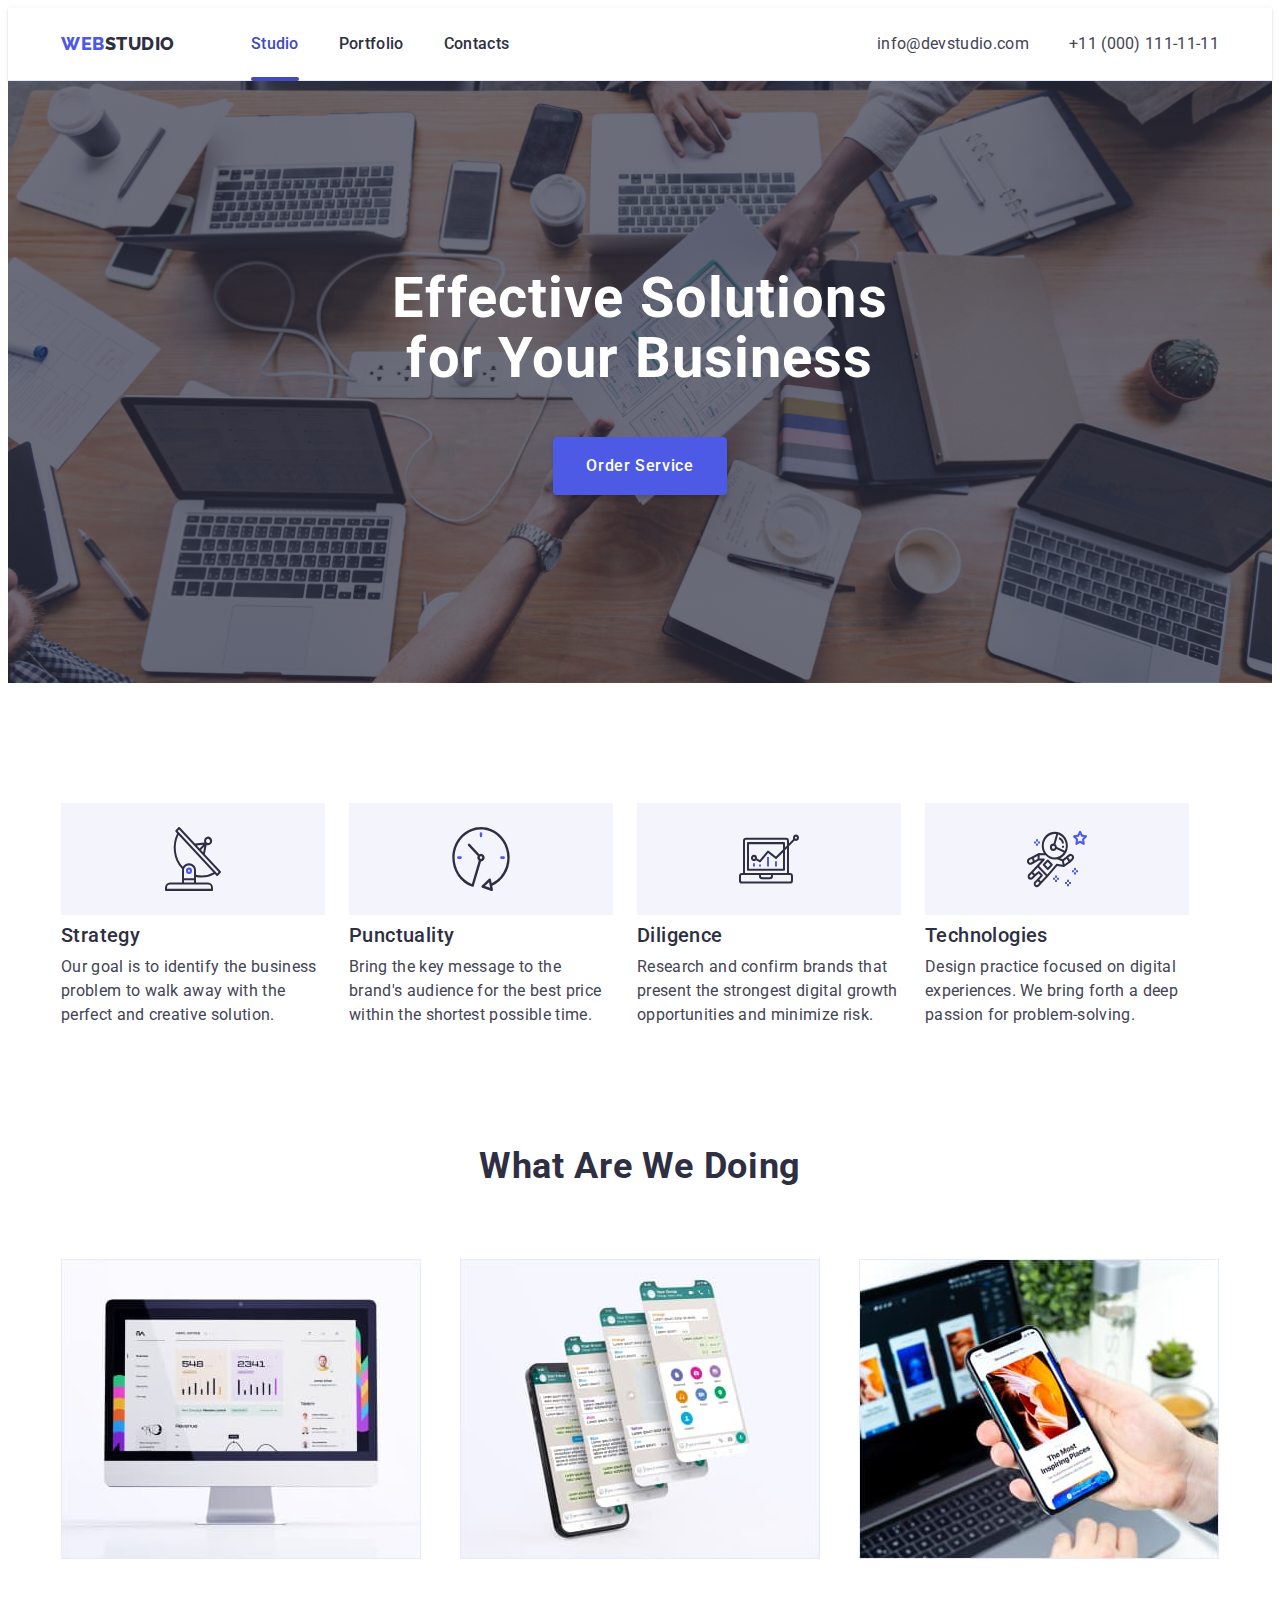
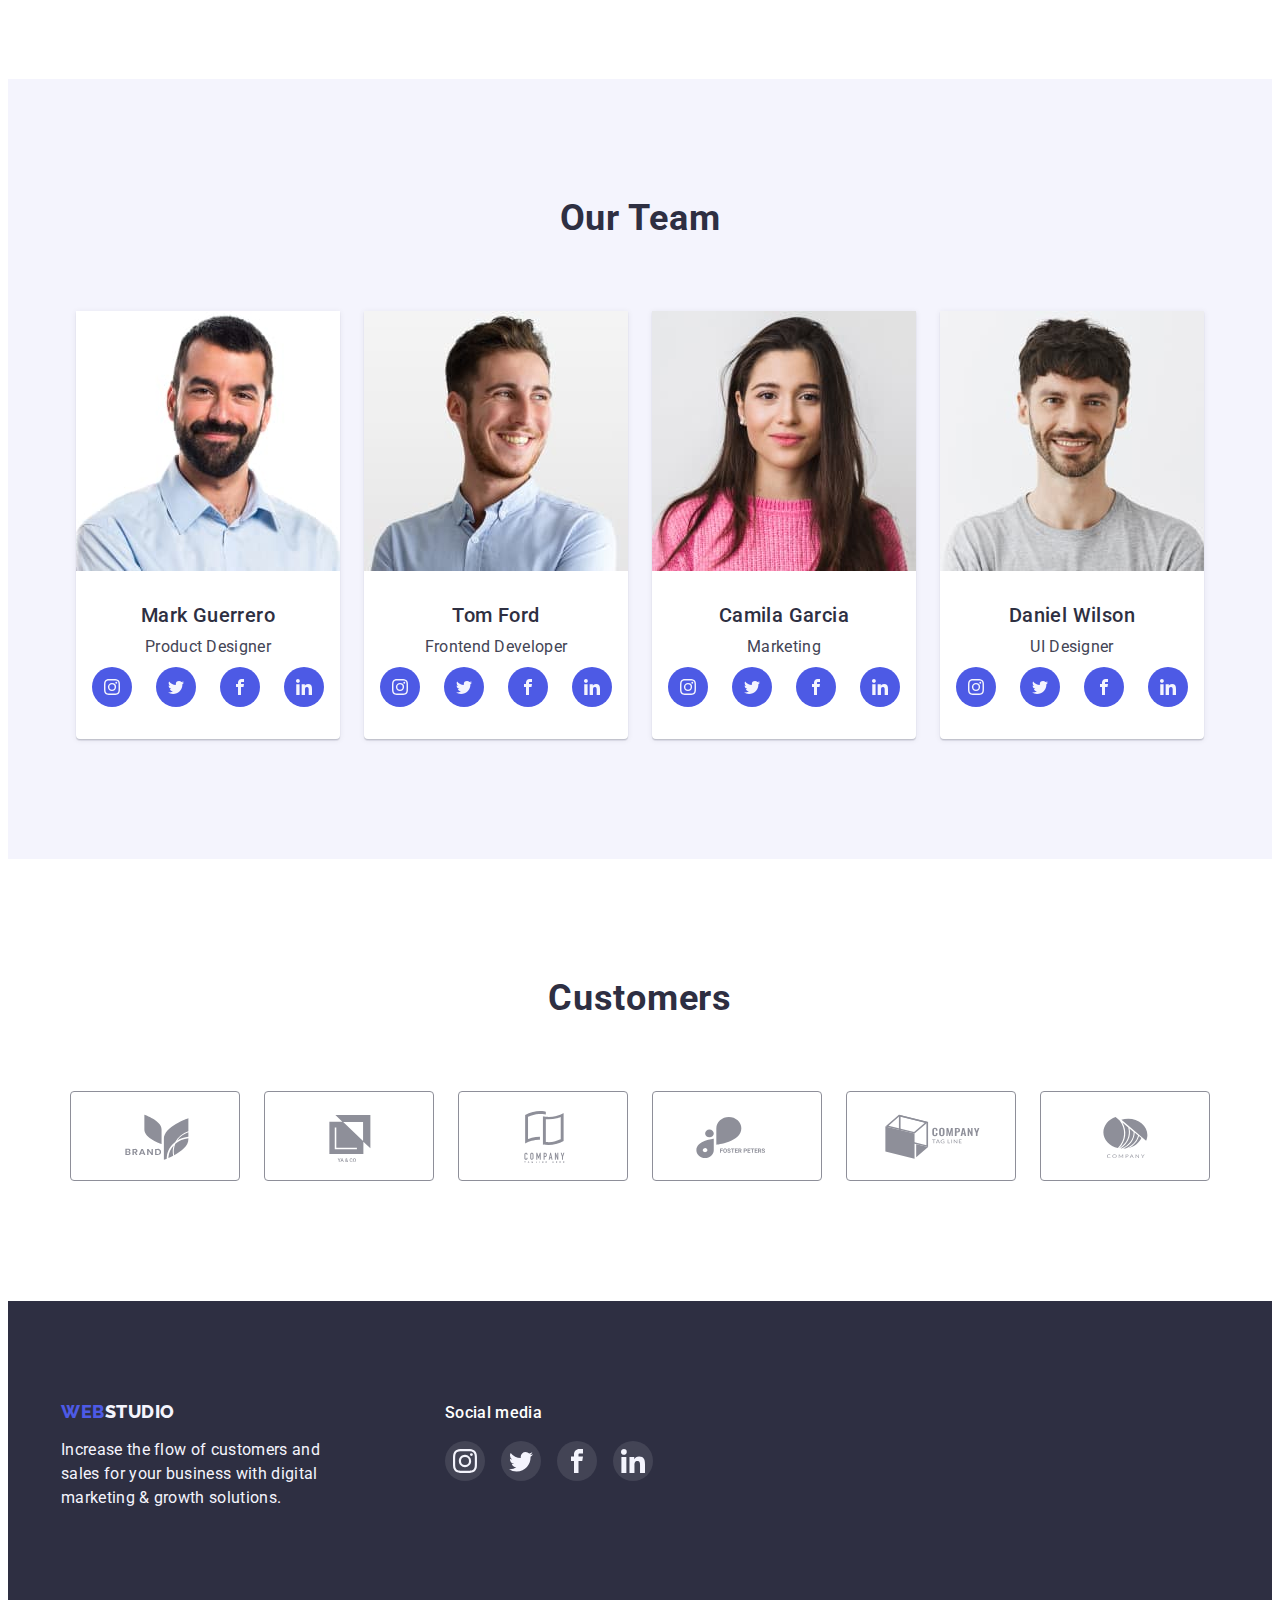
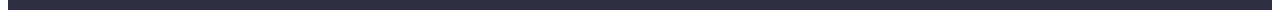
<file: index.html>
<!DOCTYPE html>
<html lang="en">
  <head>
    <meta charset="UTF-8" />
    <meta http-equiv="X-UA-Compatible" content="IE=edge" />
    <meta name="viewport" content="width=device-width, initial-scale=1.0" />
    <title>WebStudio</title>
    <link rel="preconnect" href="https://fonts.googleapis.com" />
    <link rel="preconnect" href="https://fonts.gstatic.com" crossorigin />
    <link
      href="https://fonts.googleapis.com/css2?family=Raleway:wght@800&family=Roboto:wght@400;500;700;900&display=swap"
      rel="stylesheet"
    />
    <link
      rel="stylesheet"
      href="https://cdnjs.cloudflare.com/ajax/libs/modern-normalize/1.1.0/modern-normalize.min.css"
      integrity="sha512-wpPYUAdjBVSE4KJnH1VR1HeZfpl1ub8YT/NKx4PuQ5NmX2tKuGu6U/JRp5y+Y8XG2tV+wKQpNHVUX03MfMFn9Q=="
      crossorigin="anonymous"
      referrerpolicy="no-referrer"
    />
    <link rel="stylesheet" href="./css/styles.css" />
  </head>

  <body class="">
    <!--Header -->
    <header class="header">
      <div class="container div-nav">
        <nav class="header-nav">
          <a class="logo link" href="./index.html"
            >Web<span class="logo-studio">Studio</span></a
          >
          <ul class="nav-list list">
            <li class="nav-item">
              <a class="nav-link link active-page" href="./index.html"
                >Studio</a
              >
            </li>
            <li class="nav-item">
              <a class="nav-link link" href="./portfolio.html">Portfolio</a>
            </li>
            <li class="nav-item">
              <a class="nav-link link" href="">Contacts</a>
            </li>
          </ul>
        </nav>
        <address class="header-contacts">
          <ul class="contacts-list list">
            <li class="contacts-item">
              <a class="contacts-link link" href="mailto:info@devstudio.com"
                >info@devstudio.com</a
              >
            </li>
            <li class="contacts-item">
              <a class="contacts-link link" href="tel:+110001111111"
                >+11 (000) 111-11-11</a
              >
            </li>
          </ul>
        </address>
      </div>
    </header>

    <!-- Main -->
    <main>
      <!-- Hero image -->
      <section class="hero">
        <h1 class="hero-title">Effective Solutions for Your Business</h1>
        <button data-modal-open class="hero-btn" type="button">
          Order Service
        </button>
      </section>

      <!-- Section 1 -->
      <section class="feature">
        <div class="container">
          <h2 class="visually-hidden">Section 1</h2>
          <ul class="feature-list list">
            <li class="feature-item">
              <h3 class="title">Strategy</h3>
              <p class="text">
                Our goal is to identify the business problem to walk away with
                the perfect and creative solution.
              </p>
            </li>
            <li class="feature-item">
              <h3 class="title">Punctuality</h3>
              <p class="text">
                Bring the key message to the brand's audience for the best price
                within the shortest possible time.
              </p>
            </li>
            <li class="feature-item">
              <h3 class="title">Diligence</h3>
              <p class="text">
                Research and confirm brands that present the strongest digital
                growth opportunities and minimize risk.
              </p>
            </li>
            <li class="feature-item">
              <h3 class="title">Technologies</h3>
              <p class="text">
                Design practice focused on digital experiences. We bring forth a
                deep passion for problem-solving.
              </p>
            </li>
          </ul>
        </div>
      </section>
      <!-- 
    Section 2 -->
      <section class="works">
        <div class="container">
          <h2 class="page-title">What are we doing</h2>

          <ul class="works-list list">
            <li class="works-item">
              <img
                class="images"
                src="./images/main_page/img1.jpg"
                alt="monitor"
              />
            </li>
            <li class="works-item">
              <img
                class="images"
                src="./images/main_page/img2.jpg"
                alt="mobile app"
              />
            </li>
            <li class="works-item">
              <img
                class="images"
                src="./images/main_page/img3.jpg"
                alt="smartfon in hand "
              />
            </li>
          </ul>
        </div>
      </section>
      <!-- Section  3   Our Team-->
      <section class="team">
        <div class="container">
          <h2 class="page-title">Our Team</h2>

          <ul class="team-list list">
            <li class="team-item">
              <img
                class="team-images"
                src="./images/main_page/team/mark_guerrero.jpg"
                alt="Mark Guerrero"
              />
              <div class="team-card">
                <h3 class="title">Mark Guerrero</h3>
                <p class="text">Product Designer</p>
                <ul class="team-soc-list list">
                  <li class="team-soc-item">
                    <a href="" class="team-soc-link link">
                      <svg class="team-soc-icon" width="16" height="16">
                        <use href="./images/icons_soc.svg#icon-instagram"></use>
                      </svg>
                    </a>
                  </li>
                  <li class="team-soc-item">
                    <a href="" class="team-soc-link link">
                      <svg class="team-soc-icon" width="16" height="16">
                        <use href="./images/icons_soc.svg#icon-twitter"></use>
                      </svg>
                    </a>
                  </li>
                  <li class="team-soc-item">
                    <a href="" class="team-soc-link link">
                      <svg class="team-soc-icon" width="16" height="16">
                        <use href="./images/icons_soc.svg#icon-facebook"></use>
                      </svg>
                    </a>
                  </li>
                  <li class="team-soc-item">
                    <a href="" class="team-soc-link link">
                      <svg class="team-soc-icon" width="16" height="16">
                        <use href="./images/icons_soc.svg#icon-linkedin1"></use>
                      </svg>
                    </a>
                  </li>
                </ul>
              </div>
            </li>

            <li class="team-item">
              <img
                class="team-images"
                src="./images/main_page/team/tom_ford.jpg"
                alt="photo Tom Ford"
              />
              <div class="team-card">
                <h3 class="title">Tom Ford</h3>
                <p class="text">Frontend Developer</p>
                <ul class="team-soc-list list">
                  <li class="team-soc-item">
                    <a href="" class="team-soc-link link">
                      <svg class="team-soc-icon" width="16" height="16">
                        <use href="./images/icons_soc.svg#icon-instagram"></use>
                      </svg>
                    </a>
                  </li>
                  <li class="team-soc-item">
                    <a href="" class="team-soc-link link">
                      <svg class="team-soc-icon" width="16" height="16">
                        <use href="./images/icons_soc.svg#icon-twitter"></use>
                      </svg>
                    </a>
                  </li>
                  <li class="team-soc-item">
                    <a href="" class="team-soc-link link">
                      <svg class="team-soc-icon" width="16" height="16">
                        <use href="./images/icons_soc.svg#icon-facebook"></use>
                      </svg>
                    </a>
                  </li>
                  <li class="team-soc-item">
                    <a href="" class="team-soc-link link">
                      <svg class="team-soc-icon" width="16" height="16">
                        <use href="./images/icons_soc.svg#icon-linkedin1"></use>
                      </svg>
                    </a>
                  </li>
                </ul>
              </div>
            </li>

            <li class="team-item">
              <img
                class="team-images"
                src="./images/main_page/team/camila_garcia.jpg"
                alt="Camila Garcia"
              />
              <div class="team-card">
                <h3 class="title">Camila Garcia</h3>
                <p class="text">Marketing</p>
                <ul class="team-soc-list list">
                  <li class="team-soc-item">
                    <a href="" class="team-soc-link link">
                      <svg class="team-soc-icon" width="16" height="16">
                        <use href="./images/icons_soc.svg#icon-instagram"></use>
                      </svg>
                    </a>
                  </li>
                  <li class="team-soc-item">
                    <a href="" class="team-soc-link link">
                      <svg class="team-soc-icon" width="16" height="16">
                        <use href="./images/icons_soc.svg#icon-twitter"></use>
                      </svg>
                    </a>
                  </li>
                  <li class="team-soc-item">
                    <a href="" class="team-soc-link link">
                      <svg class="team-soc-icon" width="16" height="16">
                        <use href="./images/icons_soc.svg#icon-facebook"></use>
                      </svg>
                    </a>
                  </li>
                  <li class="team-soc-item">
                    <a href="" class="team-soc-link link">
                      <svg class="team-soc-icon" width="16" height="16">
                        <use href="./images/icons_soc.svg#icon-linkedin1"></use>
                      </svg>
                    </a>
                  </li>
                </ul>
              </div>
            </li>

            <li class="team-item">
              <img
                class="team-images"
                src="./images/main_page/team/daniel_wilson.jpg"
                alt="Daniel Wilson"
              />
              <div class="team-card">
                <h3 class="title">Daniel Wilson</h3>
                <p class="text">UI Designer</p>
                <ul class="team-soc-list list">
                  <li class="team-soc-item">
                    <a href="" class="team-soc-link link">
                      <svg class="team-soc-icon" width="16" height="16">
                        <use href="./images/icons_soc.svg#icon-instagram"></use>
                      </svg>
                    </a>
                  </li>
                  <li class="team-soc-item">
                    <a href="" class="team-soc-link link">
                      <svg class="team-soc-icon" width="16" height="16">
                        <use href="./images/icons_soc.svg#icon-twitter"></use>
                      </svg>
                    </a>
                  </li>
                  <li class="team-soc-item">
                    <a href="" class="team-soc-link link">
                      <svg class="team-soc-icon" width="16" height="16">
                        <use href="./images/icons_soc.svg#icon-facebook"></use>
                      </svg>
                    </a>
                  </li>
                  <li class="team-soc-item">
                    <a href="" class="team-soc-link link">
                      <svg class="team-soc-icon" width="16" height="16">
                        <use href="./images/icons_soc.svg#icon-linkedin1"></use>
                      </svg>
                    </a>
                  </li>
                </ul>
              </div>
            </li>
          </ul>
        </div>
      </section>

      <!-- Section  4    Customers    -->
      <section class="customers">
        <div class="container">
          <h2 class="page-title">Customers</h2>
          <ul class="customers-list list">
            <li class="customers-item">
              <a href="" class="customers-link link">
                <svg class="customers-logo" width="104" height="56">
                  <use href="./images/icons_customers.svg#icon-client1"></use>
                </svg>
              </a>
            </li>
            <li class="customers-item">
              <a href="" class="customers-link link">
                <svg class="customers-logo" width="104" height="56">
                  <use href="./images/icons_customers.svg#icon-client2"></use>
                </svg>
              </a>
            </li>
            <li class="customers-item">
              <a href="" class="customers-link link">
                <svg class="customers-logo" width="104" height="56">
                  <use href="./images/icons_customers.svg#icon-client3"></use>
                </svg>
              </a>
            </li>
            <li class="customers-item">
              <a href="" class="customers-link link">
                <svg class="customers-logo" width="104" height="56">
                  <use href="./images/icons_customers.svg#icon-client4"></use>
                </svg>
              </a>
            </li>
            <li class="customers-item">
              <a href="" class="customers-link link">
                <svg class="customers-logo" width="104" height="56">
                  <use href="./images/icons_customers.svg#icon-client5"></use>
                </svg>
              </a>
            </li>
            <li class="customers-item">
              <a href="" class="customers-link link">
                <svg class="customers-logo" width="104" height="56">
                  <use href="./images/icons_customers.svg#icon-client6"></use>
                </svg>
              </a>
            </li>
          </ul>
        </div>
      </section>
    </main>
    <!-- Footer -->
    <footer class="footer">
      <div class="container footer-container">
        <div class="div-footer-logo">
          <a class="logo link" href="./index.html"
            >Web<span class="logo-studio-footer">Studio</span>
          </a>

          <p class="footer-text">
            Increase the flow of customers and sales for your business with
            digital marketing & growth solutions.
          </p>
        </div>
        <div class="footer-soc">
          <h2 class="visually-hidden">Section 1</h2>
          <h3 class="title-soc">Social media</h3>
          <ul class="footer-soc-list list">
            <li class="footer-soc-item">
              <a href="" class="footer-soc-link link">
                <svg class="footer-soc-icon" width="24" height="24">
                  <use href="./images/icons_soc.svg#icon-instagram"></use>
                </svg>
              </a>
            </li>
            <li class="footer-soc-item">
              <a href="" class="footer-soc-link link">
                <svg class="footer-soc-icon" width="24" height="24">
                  <use href="./images/icons_soc.svg#icon-twitter"></use>
                </svg>
              </a>
            </li>

            <li class="footer-soc-item">
              <a href="" class="footer-soc-link link">
                <svg class="footer-soc-icon" width="24" height="24">
                  <use href="./images/icons_soc.svg#icon-facebook"></use>
                </svg>
              </a>
            </li>

            <li class="footer-soc-item">
              <a href="" class="footer-soc-link link">
                <svg class="footer-soc-icon" width="24" height="24">
                  <use href="./images/icons_soc.svg#icon-linkedin1"></use>
                </svg>
              </a>
            </li>
          </ul>
        </div>
      </div>
    </footer>
    <div class="backdrop is-hidden" data-modal>
      <div class="modal">
        <p></p>
        <button data-modal-close class="hero-btn-close">
          <svg class="icon-modal-close" width="8" height="8">
            <use href="./images/modal.svg#icon-close"></use>
          </svg>
        </button>
      </div>
    </div>
    <script src="./js/modal.js"></script>
  </body>
</html>
</file>
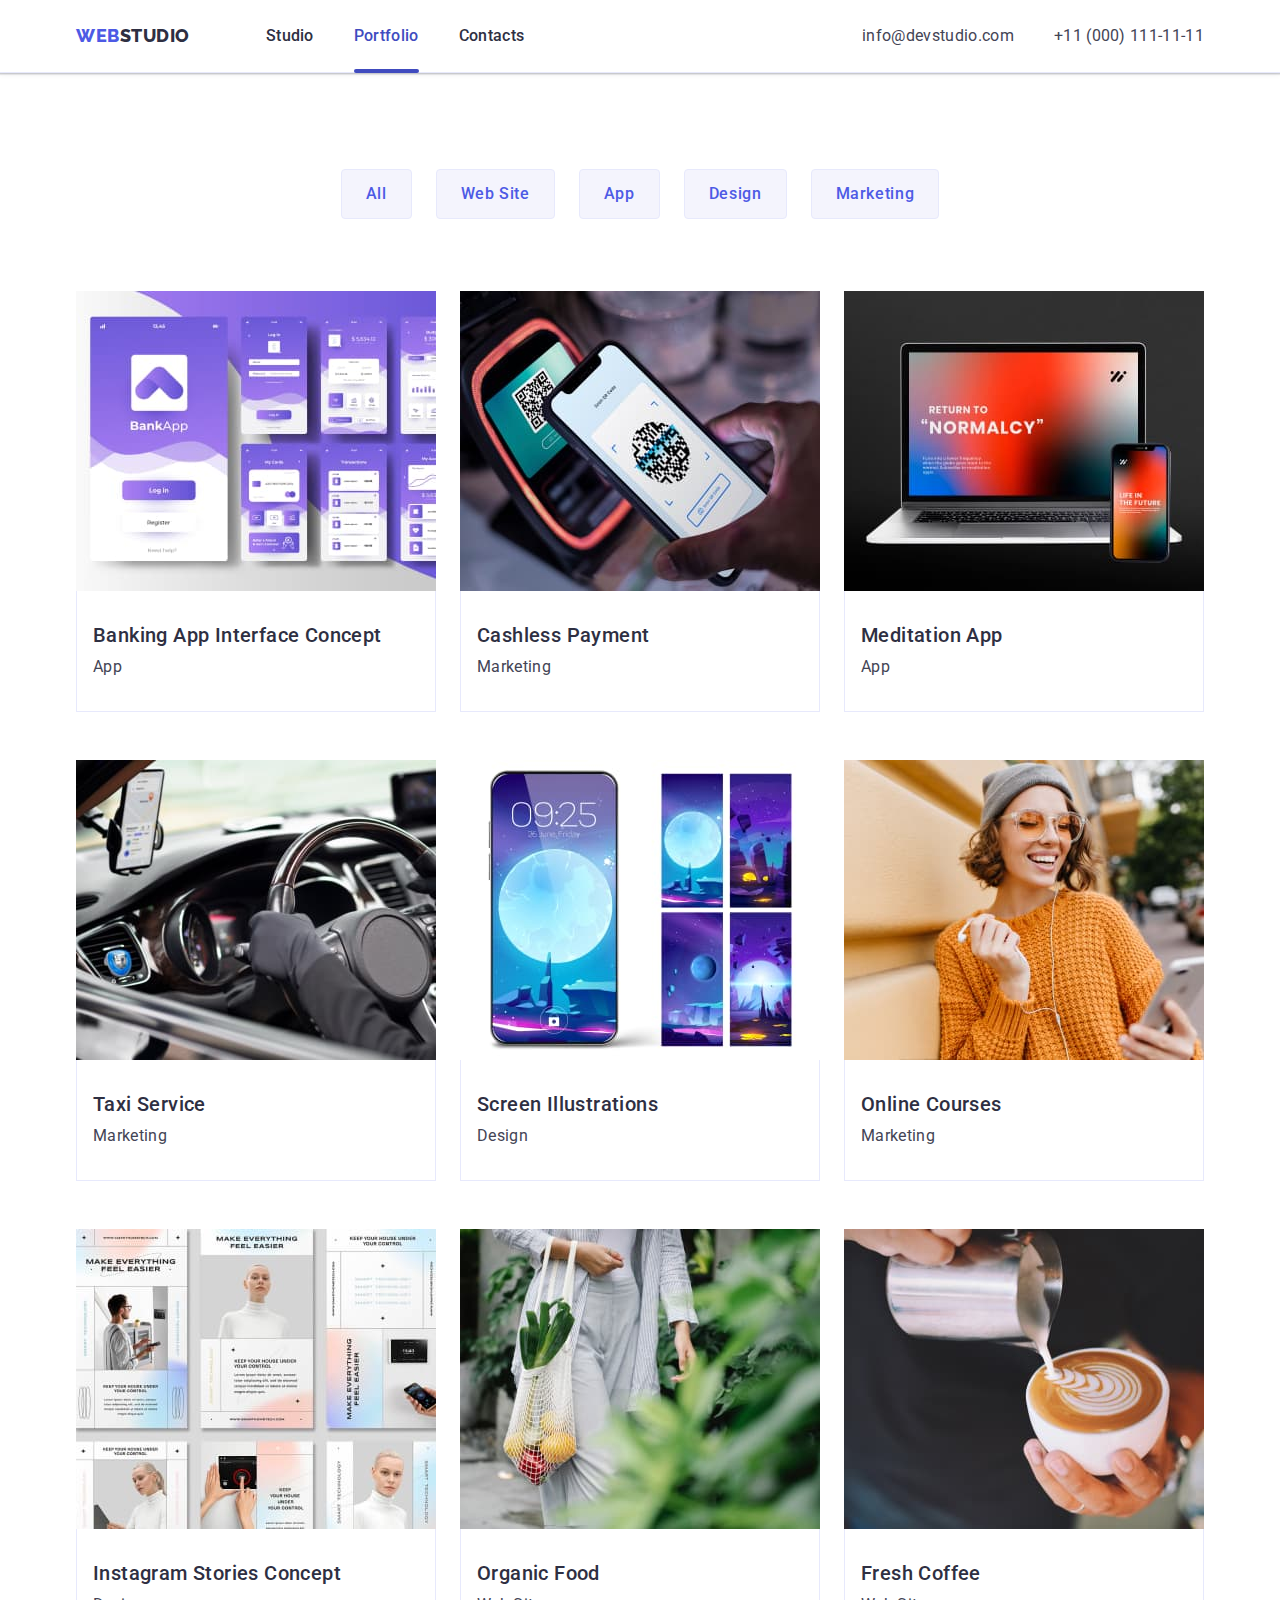
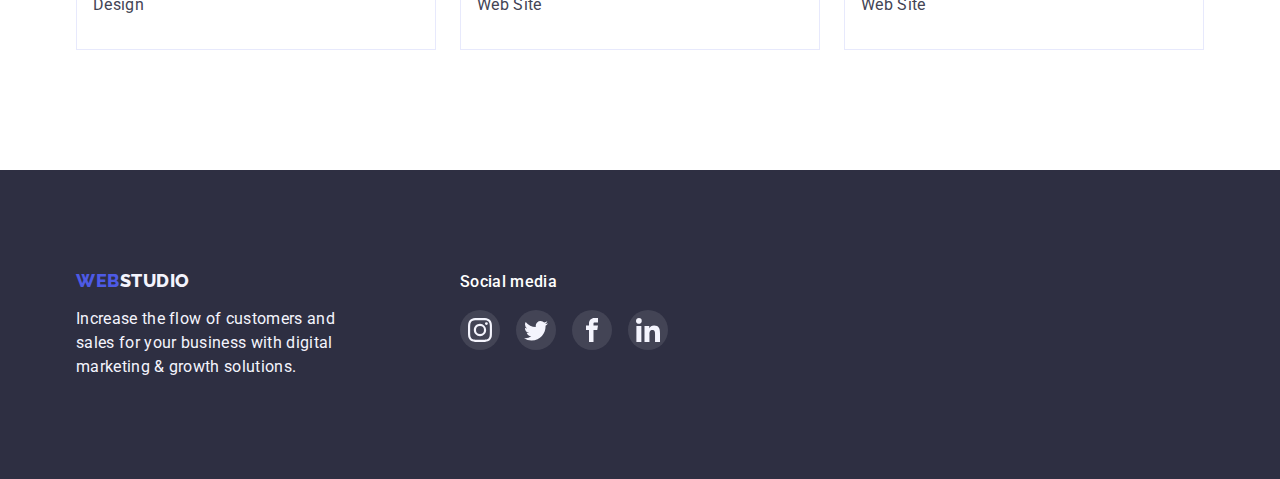
<file: portfolio.html>
<!DOCTYPE html>
<html lang="en">
  <head>
    <meta charset="UTF-8" />
    <meta http-equiv="X-UA-Compatible" content="IE=edge" />
    <meta name="viewport" content="width=device-width, initial-scale=1.0" />
    <title>WebStudio</title>
    <link rel="preconnect" href="https://fonts.googleapis.com" />
    <link rel="preconnect" href="https://fonts.gstatic.com" crossorigin />
    <link
      href="https://fonts.googleapis.com/css2?family=Raleway:wght@800&family=Roboto:wght@400;500;700;900&display=swap"
      rel="stylesheet"
    />
    <link rel="stylesheet" href="./css/modern-normalize.css" />
    <link rel="stylesheet" href="./css/styles.css" />
  </head>

  <body>
    <!--Header -->
    <header class="header">
      <div class="container div-nav">
        <nav class="header-nav">
          <a class="logo link" href="./index.html"
            >Web<span class="logo-studio">Studio</span></a
          >
          <ul class="nav-list list">
            <li class="nav-item">
              <a class="nav-link link" href="./index.html">Studio</a>
            </li>
            <li class="nav-item">
              <a class="nav-link link active-page" href="./portfolio.html"
                >Portfolio</a
              >
            </li>
            <li class="nav-item">
              <a class="nav-link link" href="">Contacts</a>
            </li>
          </ul>
        </nav>
        <address class="header-contacts">
          <ul class="contacts-list list">
            <li class="contacts-item">
              <a class="contacts-link link" href="mailto:info@devstudio.com"
                >info@devstudio.com</a
              >
            </li>
            <li class="contacts-item">
              <a class="contacts-link link" href="tel:+110001111111"
                >+11 (000) 111-11-11</a
              >
            </li>
          </ul>
        </address>
      </div>
    </header>
    <!-- Main -->
    <main>
      <!--   Filter-->
      <section class="filter">
        <div class="container">
          <h1 class="visually-hidden">Page Portfolio</h1>
          <ul class="filter-list list">
            <li><button class="filter-btn" type="button">All</button></li>
            <li><button class="filter-btn" type="button">Web Site</button></li>
            <li><button class="filter-btn" type="button">App</button></li>
            <li><button class="filter-btn" type="button">Design</button></li>
            <li><button class="filter-btn" type="button">Marketing</button></li>
          </ul>
          <!--   Row1-->

          <ul class="project list">
            <li class="project-item">
              <a class="project-link link" href="">
                <div class="project-images">
                  <img
                    class="images"
                    src="./images/portfolio/row11_Banking.jpg"
                    alt="Banking App Interface Concept"
                    width="360"
                  />
                  <div class="overlay">
                    <p class="overlay-text">
                      14 Stylish and User-Friendly App Design Concepts · Task
                      Manager App · Calorie Tracker App · Exotic Fruit Ecommerce
                      App · Cloud Storage App
                    </p>
                  </div>
                </div>

                <div class="project-card">
                  <h2 class="title">Banking App Interface Concept</h2>
                  <p class="text">App</p>
                </div>
              </a>
            </li>
            <li class="project-item">
              <a class="project-link link" href="">
                <div class="project-images">
                  <img
                    class="images"
                    src="./images/portfolio/row12_Cashless.jpg"
                    alt="Cashless Payment"
                    width="360"
                  />
                  <div class="overlay">
                    <p class="overlay-text">
                      14 Stylish and User-Friendly App Design Concepts · Task
                      Manager App · Calorie Tracker App · Exotic Fruit Ecommerce
                      App · Cloud Storage App
                    </p>
                  </div>
                </div>
                <div class="project-card">
                  <h2 class="title">Cashless Payment</h2>
                  <p class="text">Marketing</p>
                </div>
              </a>
            </li>
            <li class="project-item">
              <a class="project-link link" href="">
                <div class="project-images">
                  <img
                    class="images"
                    src="./images/portfolio/row13_Meditation.jpg"
                    alt="Meditation App"
                    width="360"
                  />
                  <div class="overlay">
                    <p class="overlay-text">
                      14 Stylish and User-Friendly App Design Concepts · Task
                      Manager App · Calorie Tracker App · Exotic Fruit Ecommerce
                      App · Cloud Storage App
                    </p>
                  </div>
                </div>
                <div class="project-card">
                  <h2 class="title">Meditation App</h2>
                  <p class="text">App</p>
                </div>
              </a>
            </li>

            <!--  Row2 -->

            <li class="project-item">
              <a class="project-link link" href="">
                <div class="project-images">
                  <img
                    class="images"
                    src="./images/portfolio/row21_Taxi.jpg"
                    alt="Taxi Service"
                    width="360"
                  />
                  <div class="overlay">
                    <p class="overlay-text">
                      14 Stylish and User-Friendly App Design Concepts · Task
                      Manager App · Calorie Tracker App · Exotic Fruit Ecommerce
                      App · Cloud Storage App
                    </p>
                  </div>
                </div>
                <div class="project-card">
                  <h2 class="title">Taxi Service</h2>
                  <p class="text">Marketing</p>
                </div>
              </a>
            </li>
            <li class="project-item">
              <a class="project-link link" href="">
                <div class="project-images">
                  <img
                    class="images"
                    src="./images/portfolio/row22_Screen.jpg"
                    alt="Screen Illustrations"
                    width="360"
                  />
                  <div class="overlay">
                    <p class="overlay-text">
                      14 Stylish and User-Friendly App Design Concepts · Task
                      Manager App · Calorie Tracker App · Exotic Fruit Ecommerce
                      App · Cloud Storage App
                    </p>
                  </div>
                </div>
                <div class="project-card">
                  <h2 class="title">Screen Illustrations</h2>
                  <p class="text">Design</p>
                </div>
              </a>
            </li>
            <li class="project-item">
              <a class="project-link link" href="">
                <div class="project-images">
                  <img
                    class="images"
                    src="./images/portfolio/row23_Online.jpg"
                    alt="Online Courses"
                    width="360"
                  />
                  <div class="overlay">
                    <p class="overlay-text">
                      14 Stylish and User-Friendly App Design Concepts · Task
                      Manager App · Calorie Tracker App · Exotic Fruit Ecommerce
                      App · Cloud Storage App
                    </p>
                  </div>
                </div>
                <div class="project-card">
                  <h2 class="title">Online Courses</h2>
                  <p class="text">Marketing</p>
                </div>
              </a>
            </li>

            <!-- 4 Row3 -->

            <li class="project-item">
              <a class="project-link link" href="">
                <div class="project-images">
                  <img
                    class="images"
                    src="./images/portfolio/row31_Instagram.jpg"
                    alt="Instagram Stories Concept"
                    width="360"
                  />
                  <div class="overlay">
                    <p class="overlay-text">
                      14 Stylish and User-Friendly App Design Concepts · Task
                      Manager App · Calorie Tracker App · Exotic Fruit Ecommerce
                      App · Cloud Storage App
                    </p>
                  </div>
                </div>
                <div class="project-card">
                  <h2 class="title">Instagram Stories Concept</h2>
                  <p class="text">Design</p>
                </div>
              </a>
            </li>

            <li class="project-item">
              <a class="project-link link" href="">
                <div class="project-images">
                  <img
                    class="images"
                    src="./images/portfolio/row32_Organic.jpg"
                    alt="Organic Food"
                    width="360"
                  />
                  <div class="overlay">
                    <p class="overlay-text">
                      14 Stylish and User-Friendly App Design Concepts · Task
                      Manager App · Calorie Tracker App · Exotic Fruit Ecommerce
                      App · Cloud Storage App
                    </p>
                  </div>
                </div>
                <div class="project-card">
                  <h2 class="title">Organic Food</h2>
                  <p class="text">Web Site</p>
                </div>
              </a>
            </li>
            <li class="project-item">
              <a class="project-link link" href="">
                <div class="project-images">
                  <img
                    class="images"
                    src="./images/portfolio/row33_Fresh.jpg"
                    alt="Fresh Coffee"
                    width="360"
                  />
                  <div class="overlay">
                    <p class="overlay-text">
                      14 Stylish and User-Friendly App Design Concepts · Task
                      Manager App · Calorie Tracker App · Exotic Fruit Ecommerce
                      App · Cloud Storage App
                    </p>
                  </div>
                </div>
                <div class="project-card">
                  <h2 class="title">Fresh Coffee</h2>
                  <p class="text">Web Site</p>
                </div>
              </a>
            </li>
          </ul>
        </div>
      </section>
    </main>
    <!-- Footer -->
    <footer class="footer">
      <div class="container footer-container">
        <div class="div-footer-logo">
          <a class="logo link" href="./index.html"
            >Web<span class="logo-studio-footer">Studio</span>
          </a>

          <p class="footer-text">
            Increase the flow of customers and sales for your business with
            digital marketing & growth solutions.
          </p>
        </div>
        <div class="footer-soc">
          <h2 class="visually-hidden">Section 1</h2>
          <h3 class="title-soc">Social media</h3>
          <ul class="footer-soc-list list">
            <li class="footer-soc-item">
              <a href="" class="footer-soc-link link">
                <svg class="footer-soc-icon" width="24" height="24">
                  <use href="./images/icons_soc.svg#icon-instagram"></use>
                </svg>
              </a>
            </li>
            <li class="footer-soc-item">
              <a href="" class="footer-soc-link link">
                <svg class="footer-soc-icon" width="24" height="24">
                  <use href="./images/icons_soc.svg#icon-twitter"></use>
                </svg>
              </a>
            </li>

            <li class="footer-soc-item">
              <a href="" class="footer-soc-link link">
                <svg class="footer-soc-icon" width="24" height="24">
                  <use href="./images/icons_soc.svg#icon-facebook"></use>
                </svg>
              </a>
            </li>

            <li class="footer-soc-item">
              <a href="" class="footer-soc-link link">
                <svg class="footer-soc-icon" width="24" height="24">
                  <use href="./images/icons_soc.svg#icon-linkedin1"></use>
                </svg>
              </a>
            </li>
          </ul>
        </div>
      </div>
    </footer>
  </body>
</html>
</file>
<file: css/styles.css>
:root {
  --color-IRIS: #4d5ae5;
  --color-NAVYBLU: #2e2f42;
  --color-SLATE:#434455;
  --color-Cloud: #f4f4fd;
  --color-WHITE: #ffffff;
  --color-OCEAN: #404bbf;
  --color-background-hero: #2e2f42;
  --color-background-button: #4d5ae5;
  --color-card-team:#ffffff;
  --color-background-team: #f4f4fd;  
  --bd-gradient:linear-gradient(rgba(46, 47, 66, 0.7),
      rgba(46, 47, 66, 0.7));
  --transition-duration:250ms;
  --transition-timing-function: cubic-bezier(0.4, 0, 0.2, 1);
}

body {
  font-family: "Roboto", sans-serif;
  --color-NAVYBLU: #2e2f42;
  background-color:#ffffff;

  
}
a {cursor: pointer;}
p {
  font-style: normal;
  font-weight: 400;
}
p,h1,h2,h3,h4,h5,h6{margin: 0; }
ul{
  margin: 0;
  padding-left: 0;
  }
  img {
  display: block;
  max-width: 100%;
  height: auto;
    }
.link {text-decoration: none;}
.list {
  list-style: none;
  margin: 0;
}
  
/* ===============COMPONENTS=================== */
.container{
  max-width: 1158px;
  padding-left: 15px;
  padding-right: 15px;
  margin: 0 auto;
  }

.page-title {
margin-bottom: 72px;
font-weight: 700;
font-size: 36px;
line-height: 1.11;
text-align: center;
letter-spacing: 0.02em;
text-transform: capitalize;
color:var(--color-NAVYBLU);
}

.title { 
  font-weight: 500;
  font-size: 20px;
  line-height: 1.2;
  letter-spacing: 0.02em;
  color: var(--color-NAVYBLU);
  margin-bottom: 8px; 
}

.text {
  font-size: 16px;
  line-height: 1.5;
  letter-spacing: 0.02em;
  color: var(--color-SLATE) ;
 } 
.visually-hidden {
  position: absolute;
  width: 1px;
  height: 1px;
  margin: -1px;
  border: 0;
  padding: 0;
  white-space: nowrap;
  clip-path: inset(100%);
  clip: rect(0 0 0 0);
  overflow: hidden;
}

/* ===============/COMPONENTS=================== */

/* =======================MAIN PAGE=========*/
/* =======================Main page Header=======*/

.header {
  background-color:rgba(255, 255, 255,0.5);
  border-bottom: 1px solid #e7e9fc;
  margin: 0 auto;
  padding-top: 24px;
  padding-bottom: 24px;
  box-shadow: 0px 2px 1px
   rgba(46, 47, 66, 0.08), 0px 1px 1px
    rgba(46, 47, 66, 0.16), 0px 1px 6px
     rgba(46, 47, 66, 0.08); 
}

.header-nav {
display: flex;
align-items: center;
gap: 76px;
margin-right: auto;

}
.logo {
  font-family: "Raleway", sans-serif;
  font-style: normal;
  font-weight: 800;
  font-size: 18px;
  line-height: 1.17;
  letter-spacing: 0.03em;
  text-transform: uppercase;
  color: var(--color-IRIS);
}

.logo-studio {
  letter-spacing: 0.03em;
  text-transform: uppercase;
  color: var(--color-NAVYBLU);
}

.nav-list  {
  font-family: "Roboto", sans-serif;
  font-weight: 500;
  font-size: 16px;
  line-height: 1.5;
  letter-spacing: 0.02em;
  color: var(--color-NAVYBLU);
  display: flex;
  gap: 40px;
}
.div-nav{
display:flex;
align-items: center;

} 

.nav-link {
  position: relative;
  color:var(--color-NAVYBLU);
  transition-property: color ;
  transition-duration: var(--transition-duration);
  transition-timing-function: var(--transition-timing-function) ;
  
}

.nav-link:hover, 
.nav-link:focus {color: var(--color-OCEAN);}

 .nav-item{
  display: flex;
  
} 

.nav-link::after{
  position: absolute;
  content: '';
  display:block;
  width: 100%;
  height: 4px;
  border-radius: 2px;
  bottom: -25px;
  background-color: transparent;
}
 
.active-page.nav-link::after{
background-color: var(--color-OCEAN);}
.active-page.nav-link {
  color: var(--color-OCEAN);
} 

.header-contacts {
  font-style: normal;
  font-weight: 400;
  font-size: 16px;
  line-height: 1.5;
  letter-spacing: 0.02em;
  color: var(--color-SLATE);
}

.contacts-list {
 display: flex;
 gap: 40px; 
} 

.contacts-link{ 
color: var(--color-SLATE);
transition-property: color;
transition-duration: var(--transition-duration);
transition-timing-function: var(--transition-timing-function);
}
 
.contacts-link:hover,
.contacts-link:focus {
  color: #404bbf;
}


/* =================Main page Header=================*/

/*==================Main page - Hero image=================*/
.hero {
  margin: 0 auto;
  background-color: var(--color-background-hero);
  text-align: center;
  padding-top: 188px;
  padding-bottom: 188px;
  background-image:var(--bd-gradient), 
  url(../images/main_page/background/hero-bd.png);
  background-repeat: no-repeat;
  max-width: 1440px;
  background-position: center;
  background-size: cover;
  

  
}
.hero-title {
  font-weight: 700;
  font-size: 56px;
  line-height: 1.07;
  letter-spacing: 0.02em;
  color: var(--color-WHITE);
  width: 496px;
  margin: 0 auto;
  margin-bottom : 48px;
}

.hero-btn {
  font-family: "Roboto", sans-serif;
  font-weight: 500;
  font-size: 16px;
  line-height: 1.5;
  letter-spacing: 0.04em;
  color: var(--color-WHITE);
  background-color: var(--color-background-button);
  border-radius: 4px;
  cursor: pointer;
  border: 1px solid transparent ; 
  padding: 16px 32px;
  box-shadow: 0px 4px 4px rgba(0, 0, 0, 0.15);
 
  transition-property: background-color ;
  transition-duration: var(--transition-duration);
  transition-timing-function: var(--transition-timing-function);}


.hero-btn:hover,
.hero-btn:focus {
  background-color:var(--color-OCEAN) ;}


/* ========Modal Window========= */
.backdrop { 
position:fixed;
top: 0;
left: 0;
width: 100%;
height: 100%;
background-color:rgba(46, 47, 66, 0.4);
opacity: 1;
transition-property: opacity, visibility;
transition-duration: 250ms;
transition-timing-function:cubic-bezier(0.23, 1, 0.320, 1);
}
.backdrop.is-hidden{
  opacity: 0;
  visibility: hidden;
  pointer-events: none;
}
 
.backdrop.is-hidden .modal{
 transform: translate(-50%, -50%) scaleY(0) rotate(180deg); 
}

 .modal{
  position: absolute;
  top: 50%;
  left: 50%;
  width: 408px;
  height: 576px;
  background-color:#FCFCFC; 
  box-shadow: 0px 1px 1px rgba(0, 0, 0, 0.14), 0px 1px 3px rgba(0, 0, 0, 0.12), 0px 2px 1px rgba(0, 0, 0, 0.2);
  border-radius: 4px;
  transform: translate(-50%, -50%) scale(1);
  transition-property: transform; 
  transition-duration: 250ms;
  transition-timing-function: cubic-bezier(0.47, 0, 0.745, 0.715);
 }

.hero-btn-close{
  display:flex;
  position: absolute;
  top: 24px;
  right: 24px;
  width: 24px;
  height: 24px;
  border-radius: 50%;
  cursor: pointer;
  background-color: #E7E9FC;
  border: 1px solid rgba(0, 0, 0, 0.1);
  align-items: center;
  justify-content: center;
  transition-property: background-color, border-color;
  transition-duration: var(--transition-duration);
  transition-timing-function: var(--transition-timing-function);   
}

.hero-btn-close:hover,
.hero-btn-close:focus{
  background-color:var(--color-OCEAN) ;
  border-color: var(--color-OCEAN);
}

  .icon-modal-close {  
  fill: var(--color-NAVYBLU);
  transition-property: fill;
  transition-duration: var(--transition-duration);
  transition-timing-function: var(--transition-timing-function);
} 

.hero-btn-close:hover > .icon-modal-close,
.hero-btn-close:focus > .icon-modal-close{
  fill: var(--color-WHITE);
} 



/*=========Main page - Hero image*=================*/

/* ===========Main page - Section 1 - Feature==========*/

.feature {
padding-top: 120px;
padding-bottom: 120px;
}

.feature-list {
  display:flex;
}

.feature-item {
  margin-right: 24px;
} 
.feature-item:last-child{
  margin-right: 0;
}

.feature-item .text{
  width: 264px;
}

.feature-item::before{
  display: block;
  content: '';
  width: 264px;
  height: 112px;
  background-repeat: no-repeat;
  background-size: 60px 64px;
  background-color: var(--color-Cloud);
  background-position: 50% 50%;
  margin-bottom: 8px;
}
.feature-item:nth-child(1):before {
background-image: url(../images/icons/icon_antenna.svg);
}
.feature-item:nth-child(2):before {
background-image: url(../images/icons/icon_clock.svg );
}
.feature-item:nth-child(3):before {
background-image: url(../images/icons/icon_diagram.svg );
}
.feature-item:nth-child(4):before {
background-image: url(../images/icons/icon_astronaut.svg );
}

/* ===========Main page - Section 1 - Feature==========*/


/* ===========/Main page - Section 2 - What are we doing==========*/


.works {
  margin: 0 auto;
  padding-bottom: 120px;
 
}
.works-list {
  display: flex;
  justify-content:space-between; 
  padding-bottom: 120%px;
}

  /* ===========/Main page - Section 2 - What are we doing==========*/

/* ===========Main page - Section 3 - Our Team==========*/

.team { 
  background-color: var(--color-background-team);
  margin: 0 auto;
  padding-top: 120px;
  padding-bottom: 120px;
}
.team-list { 
  display: flex;
  justify-content: center;
  gap: 24px;
}
.team-item {
background-color:var(--color-card-team);
box-shadow: 0px 1px 6px rgba(46, 47, 66, 0.08), 0px 1px 1px rgba(46, 47, 66, 0.16), 0px 2px 1px rgba(46, 47, 66, 0.08);
border-radius: 0px 0px 4px 4px;
}

.team-card{
padding-top: 32px;
padding-bottom: 32px;
text-align: center;
}
.team-card>.text{
  margin-bottom: 8px;}

.team-soc-list {
  display: flex;
  justify-content: center;
  gap: 24px;
}
  
.team-soc-item {
  width: 40px;
  height: 40px;
}
 .team-soc-icon{
  fill: var(--color-Cloud);
} 

.team-soc-link {
width: 100%;
height:100%;
border-radius: 50%;
background-color: var(--color-IRIS);
display: flex;
justify-content: center;
align-items: center ;
transition-property: background-color;
transition-duration: var(--transition-duration);
transition-timing-function: var(--transition-timing-function);
}

.team-soc-link:hover,
.team-soc-link:focus
{
  background-color: var(--color-OCEAN);
}

/* ====/Main page - Section 3 - Our Team==========*/

 /* -- Section 4 Customers -- */

.customers{
padding-top: 120px;
padding-bottom: 120px;
 }
.customers-logo{
fill:#8E8F99;
transition-property: fill;
transition-duration: var(--transition-duration);
transition-timing-function: var(--transition-timing-function);
}

.customers-list{
display: flex;
justify-content: center;
gap: 24px;
}

.customers-link{
display: flex;
border: 1px solid #8E8F99;
border-radius: 4px;
width: 168px;
height: 88px;
justify-content: center;
align-items: center;
transition-property: border-color;
transition-duration: var(--transition-duration);
transition-timing-function: var(--transition-timing-function);
}

.customers-link:hover > .customers-logo,
.customers-link:focus > .customers-logo
{ 
  fill:var(--color-OCEAN);
}

.customers-link:hover,
.customers-link:focus{
border-color: var(--color-OCEAN); 
}
 /* -- Section 4 Customers -- */

/* ==========Footer==========*/

.footer {
background-color: var(--color-background-hero);
padding-top: 100px;
padding-bottom: 100px;
}

.logo-studio-footer {
  font-family: "Raleway", sans-serif;
  font-weight: 800;
  font-size: 18px;
  line-height: 1.17;
  align-items: center;
  letter-spacing: 0.03em;
  text-transform: uppercase;
  color: var(--color-Cloud); 
  
}
.footer-text {
  font-size: 16px;
  line-height: 1.5;
  letter-spacing: 0.02em;
  color: var(--color-Cloud);
  width: 264px;
  margin-top: 16px;
}

.title-soc{
  font-weight: 500;
  font-size: 16px;
  line-height: 1.5;
  letter-spacing: 0.02em;
  color:var(--color-WHITE); 
  margin-bottom: 16px;  
}
.footer>.container{
  display: flex; 
}

.div-footer-logo{
  margin-right: 120px;
}

.footer-soc-list{
  display: flex;
  justify-content: center;
  gap: 16px;
}

.footer-soc-item {
  width: 40px;
  height: 40px;
}

.footer-soc-icon {
  fill: var(--color-Cloud); 
}
.footer-soc-link {
width: 100%;
height: 100%;
border-radius: 50%;
background-color: #434455;
display: flex;
justify-content: center;
align-items: center;
transition-property: background-color;
transition-duration: var(--transition-duration);
transition-timing-function: var(--transition-timing-function);}



.footer-soc-link:hover,
.footer-soc-link:focus {
  background-color: #31D0AA;
}
/* ====================Footer=============*/
/* =======================MAIN PAGE=========*/



/* =========================PORTFOLIO=========== */
/* ===============Section 1  Filter========== */

.filter{
  margin: 0 auto;
  padding-bottom: 120px;
  padding-top: 96px;
}
.filter-list{
  margin-bottom: 72px;
  display: flex;
  justify-content: center;
  gap: 24px ;

}
.filter-btn{ 
  display: block;
  font-family: "Roboto", sans-serif;
  font-size: 16px;
  line-height: 1.5;
  font-weight: 500;
  letter-spacing: 0.04em;
  background: var(--color-Cloud);
  border: 1px solid #e7e9fc;
  border-radius: 4px;
  cursor: pointer;
  color: var(--color-IRIS);
  text-align: center;
  padding:12px 24px;
  transition-property: color, background-color, box-shadow , border-color;
  transition-duration: var(--transition-duration);
  transition-timing-function: var(--transition-timing-function);
}

.filter-btn:hover,
.filter-btn:focus {
  color: var(--color-WHITE); 
  background-color: #404BBF; 
  border-color: transparent;
  box-shadow: 0px 4px 4px rgba(0, 0, 0, 0.15);
}
/* ========Section 1  Filter======= */

/* ========ROW 1-3================= */
.project{
  display: flex;
  flex-wrap: wrap;
  row-gap: 48px;
  justify-content: space-between;
}

.project-card{ 
  border: 1px solid #E7E9FC;
  border-top: none;
  padding: 32px 16px;
  flex-grow: 1;
}
.project-link{
  display: flex;
  height: 100%;
  flex-direction: column; 
  transition: transform;
  transition-duration: var(--transition-duration);
  transition-timing-function: var(--transition-timing-function);

}

.project-link:hover,
.project-link:focus
{
  box-shadow: 0px 1px 6px rgba(46, 47, 66, 0.08), 0px 1px 1px rgba(46, 47, 66, 0.16), 0px 2px 1px rgba(46, 47, 66, 0.08);
}
/*  !!!!!!!!!!! OVERLAY Portfolio cards */

.project-images {
  position: relative;
  overflow: hidden;
}

.overlay {
  position: absolute;
  top: 0;
  left:0;
  width: 100%;
  height: 100%;
  transform: translateY(100%);
  transition:transform;
  transition-duration: var(--transition-duration);
  transition-timing-function:var(--transition-timing-function);
  background-color: var(--color-IRIS);
}
.project-link:hover .overlay,
.project-link:focus .overlay {
  transform: translateY(0);
} 

.overlay-text {
  position: absolute;
  top: 40px;
  left: 32px;
  width: 298px;
  font-size: 16px;
  line-height: 1.5;
  letter-spacing: 0.02em;
  color: var(--color-Cloud);
  overflow: auto;
}


/* ========ROW 1-3================= */
</file>
